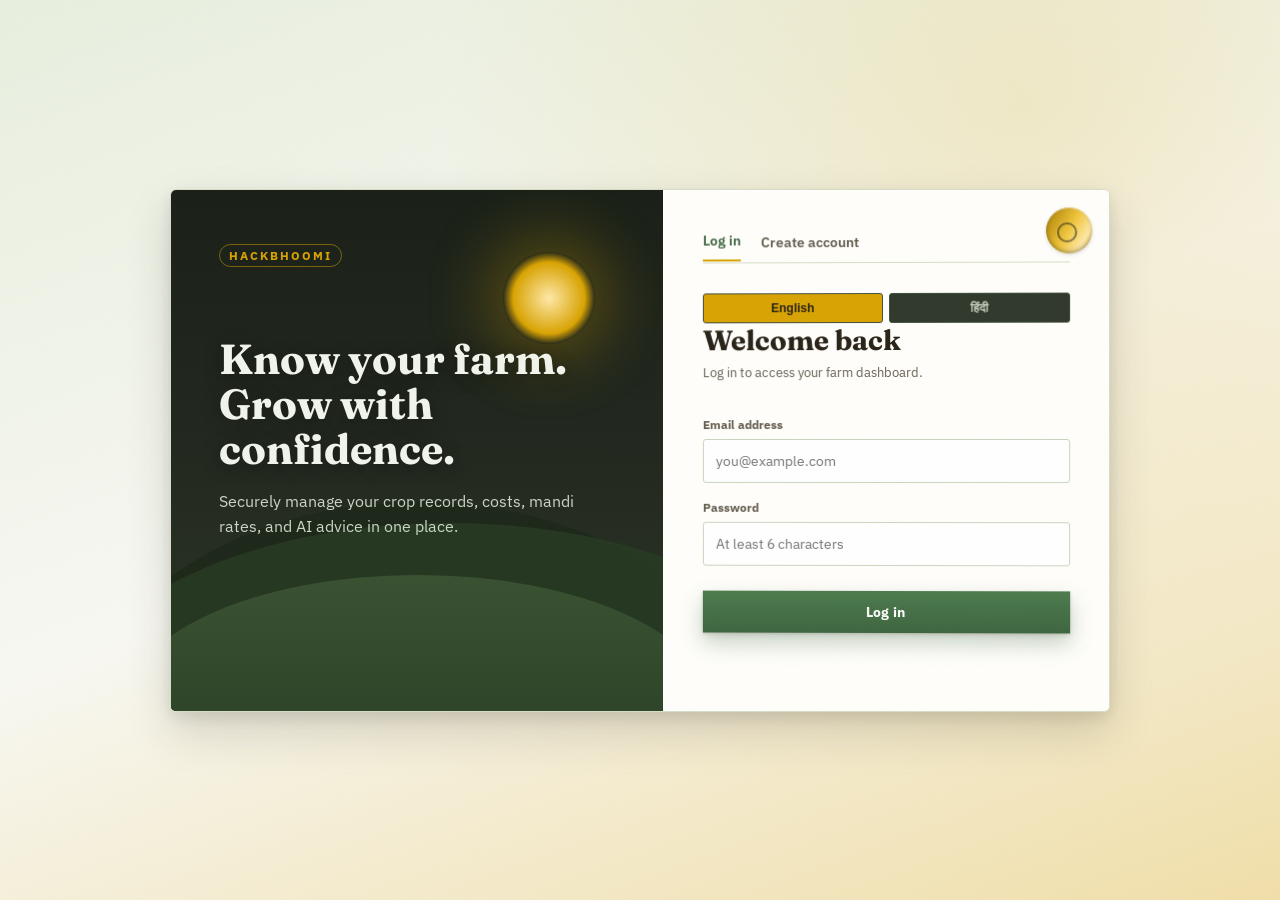
<file: templates/auth.html>
<!DOCTYPE html>
<html lang="en">
<head>
    <meta charset="UTF-8">
    <meta name="viewport" content="width=device-width, initial-scale=1.0">
    <title data-en="HackBhoomi - Sign in" data-hi="हैकभूमि - साइन इन">HackBhoomi - Sign in</title>
    <link rel="preconnect" href="https://fonts.googleapis.com">
    <link rel="preconnect" href="https://fonts.gstatic.com" crossorigin>
    <link href="https://fonts.googleapis.com/css2?family=Fraunces:opsz,wght@9..144,600;9..144,700&family=IBM+Plex+Sans:wght@400;500;600;700&display=swap" rel="stylesheet">
    <link rel="stylesheet" href="/static/style.css">
</head>
<body class="auth-page">
    <main class="auth-shell">
        <section class="auth-intro">
            <div class="auth-scene" aria-hidden="true">
                <div class="scene-sun"></div>
                <div class="scene-hill scene-hill-1"></div>
                <div class="scene-hill scene-hill-2"></div>
                <div class="scene-hill scene-hill-3"></div>
                <span class="scene-leaf"></span>
                <span class="scene-leaf"></span>
                <span class="scene-leaf"></span>
                <span class="scene-leaf"></span>
                <span class="scene-leaf"></span>
            </div>
            <p class="auth-kicker">HACKBHOOMI</p>
            <h1 data-en="Know your farm. Grow with confidence." data-hi="अपने खेत को जानें। भरोसे के साथ बढ़ें।">Know your farm. Grow with confidence.</h1>
            <p data-en="Securely manage your crop records, costs, mandi rates, and AI advice in one place." data-hi="अपने फसल रिकॉर्ड, लागत, मंडी भाव और एआई सलाह को एक जगह सुरक्षित संभालें।">Securely manage your crop records, costs, mandi rates, and AI advice in one place.</p>
        </section>
        <section class="auth-card">
            <div class="auth-tabs">
                <button id="login-tab" class="auth-tab active" type="button" onclick="setAuthMode('login')" data-en="Log in" data-hi="लॉग इन">Log in</button>
                <button id="register-tab" class="auth-tab" type="button" onclick="setAuthMode('register')" data-en="Create account" data-hi="खाता बनाएं">Create account</button>
            </div>
            <div class="lang-switch">
                <button id="auth-btn-en" class="btn-lang active" type="button" onclick="setAuthLanguage('en')">English</button>
                <button id="auth-btn-hi" class="btn-lang" type="button" onclick="setAuthLanguage('hi')">हिंदी</button>
            </div>
            <h2 id="auth-title" data-en="Welcome back" data-hi="वापसी पर स्वागत है">Welcome back</h2>
            <p id="auth-subtitle" class="auth-subtitle" data-en="Log in to access your farm dashboard." data-hi="अपने खेत डैशबोर्ड तक पहुंचने के लिए लॉग इन करें।">Log in to access your farm dashboard.</p>
            <form id="auth-form" onsubmit="submitAuth(event)">
                <div id="register-fields" class="register-fields hidden">
                    <label for="auth-name" data-en="Farmer name" data-hi="किसान का नाम">Farmer name</label>
                    <input id="auth-name" type="text" autocomplete="name" data-placeholder-en="Your name" data-placeholder-hi="अपना नाम" placeholder="Your name">
                    <div class="auth-location-grid">
                        <div><label for="auth-latitude" data-en="Farm latitude" data-hi="खेत अक्षांश">Farm latitude</label><input id="auth-latitude" type="number" step="any" min="6" max="37.5" data-placeholder-en="Use GPS location" data-placeholder-hi="GPS स्थान उपयोग करें" placeholder="Use GPS location"></div>
                        <div><label for="auth-longitude" data-en="Farm longitude" data-hi="खेत देशांतर">Farm longitude</label><input id="auth-longitude" type="number" step="any" min="68" max="98" data-placeholder-en="Use GPS location" data-placeholder-hi="GPS स्थान उपयोग करें" placeholder="Use GPS location"></div>
                    </div>
                    <button class="btn-secondary" type="button" onclick="useSignupLocation()" data-en="Use my current location" data-hi="मेरा वर्तमान स्थान उपयोग करें">Use my current location</button>
                </div>
                <label for="auth-email" data-en="Email address" data-hi="ईमेल पता">Email address</label>
                <input id="auth-email" type="email" autocomplete="email" required data-placeholder-en="you@example.com" data-placeholder-hi="you@example.com" placeholder="you@example.com">
                <label for="auth-password" data-en="Password" data-hi="पासवर्ड">Password</label>
                <input id="auth-password" type="password" autocomplete="current-password" minlength="6" required data-placeholder-en="At least 6 characters" data-placeholder-hi="कम से कम 6 अक्षर" placeholder="At least 6 characters">
                <button id="auth-submit" class="auth-submit" type="submit" data-en="Log in" data-hi="लॉग इन">Log in</button>
            </form>
            <p id="auth-message" class="auth-message" role="status"></p>
        </section>
    </main>
    <script>
        let authMode = 'login';
        let authLang = localStorage.getItem('hackbhoomi-language') || 'en';
        const authCopy = {
            en: { loginTitle: 'Welcome back', registerTitle: 'Create your account', loginSubtitle: 'Log in to access your farm dashboard.', registerSubtitle: 'Your crop records will be saved to your Supabase account.', loginAction: 'Log in', registerAction: 'Create account', wait: 'Please wait...', checkEmail: 'Check your email to continue.' },
            hi: { loginTitle: 'वापसी पर स्वागत है', registerTitle: 'अपना खाता बनाएं', loginSubtitle: 'अपने खेत डैशबोर्ड तक पहुंचने के लिए लॉग इन करें।', registerSubtitle: 'आपके फसल रिकॉर्ड आपके Supabase खाते में सुरक्षित होंगे।', loginAction: 'लॉग इन', registerAction: 'खाता बनाएं', wait: 'कृपया प्रतीक्षा करें...', checkEmail: 'जारी रखने के लिए अपना ईमेल देखें।' }
        };
        function setAuthLanguage(lang) {
            authLang = lang;
            localStorage.setItem('hackbhoomi-language', lang);
            document.documentElement.lang = lang;
            document.querySelectorAll('[data-en]').forEach(el => { const value = el.getAttribute(`data-${lang}`); if (value) el.textContent = value; });
            document.querySelectorAll('[data-placeholder-en]').forEach(el => { el.placeholder = el.getAttribute(`data-placeholder-${lang}`) || el.placeholder; });
            document.getElementById('auth-btn-en').classList.toggle('active', lang === 'en');
            document.getElementById('auth-btn-hi').classList.toggle('active', lang === 'hi');
            setAuthMode(authMode);
        }
        function setAuthMode(mode) {
            authMode = mode;
            document.getElementById('login-tab').classList.toggle('active', mode === 'login');
            document.getElementById('register-tab').classList.toggle('active', mode === 'register');
            document.getElementById('auth-title').innerText = mode === 'login' ? authCopy[authLang].loginTitle : authCopy[authLang].registerTitle;
            document.getElementById('auth-subtitle').innerText = mode === 'login' ? authCopy[authLang].loginSubtitle : authCopy[authLang].registerSubtitle;
            document.getElementById('auth-submit').innerText = mode === 'login' ? authCopy[authLang].loginAction : authCopy[authLang].registerAction;
            document.getElementById('auth-password').autocomplete = mode === 'login' ? 'current-password' : 'new-password';
            document.getElementById('register-fields').classList.toggle('hidden', mode !== 'register');
            document.getElementById('auth-name').required = mode === 'register';
            document.getElementById('auth-latitude').required = mode === 'register';
            document.getElementById('auth-longitude').required = mode === 'register';
            document.getElementById('auth-message').innerText = '';
        }
        async function submitAuth(event) {
            event.preventDefault();
            const button = document.getElementById('auth-submit');
            const message = document.getElementById('auth-message');
            button.disabled = true;
            message.className = 'auth-message';
            message.innerText = authCopy[authLang].wait;
            try {
                const response = await fetch(`/api/auth/${authMode}`, {
                    method: 'POST',
                    headers: { 'Content-Type': 'application/json' },
                    body: JSON.stringify({
                        email: document.getElementById('auth-email').value,
                        password: document.getElementById('auth-password').value,
                        full_name: document.getElementById('auth-name').value,
                        latitude: document.getElementById('auth-latitude').value,
                        longitude: document.getElementById('auth-longitude').value
                    })
                });
                const data = await response.json();
                if (!response.ok) throw new Error(data.error || 'Authentication failed.');
                if (data.success) {
                    window.location.href = '/';
                    return;
                }
                message.className = 'auth-message success';
                message.innerText = data.message || authCopy[authLang].checkEmail;
            } catch (error) {
                message.className = 'auth-message error';
                message.innerText = error.message;
            } finally {
                button.disabled = false;
            }
        }
        setAuthLanguage(authLang);
        function useSignupLocation() {
            if (!navigator.geolocation) return;
            navigator.geolocation.getCurrentPosition(position => {
                document.getElementById('auth-latitude').value = position.coords.latitude.toFixed(6);
                document.getElementById('auth-longitude').value = position.coords.longitude.toFixed(6);
            });
        }
    </script>
</body>
</html>
</file>
<file: static/style.css>
:root {
    --bg-field: #EFF3E6;
    --text-loam: #2B2418;
    --text-muted: #665F50;
    --turmeric: #D9A404;
    --turmeric-dark: #A67C00;
    --leaf-green: #3F6640;
    --leaf-light: #4E7C4F;
    --risk-red: #B0472B;
    --card-surface: #F9FAF6;
    --border-ledger: #D6DEC6;
    --font-serif: 'Fraunces', Georgia, serif;
    --font-sans: 'IBM Plex Sans', -apple-system, BlinkMacSystemFont, sans-serif;
}

* { 
    box-sizing: border-box; 
    margin: 0; 
    padding: 0; 
}

body {
    background-color: var(--bg-field);
    color: var(--text-loam);
    font-family: var(--font-sans);
    display: flex;
    min-height: 100vh;
}

.sidebar {
    width: 280px;
    background-color: #242A20;
    color: #F1F4EB;
    padding: 24px 18px;
    display: flex;
    flex-direction: column;
    flex-shrink: 0;
}

.brand .logo {
    font-family: var(--font-serif);
    letter-spacing: 2px;
    font-size: 24px;
    color: var(--turmeric);
}

.brand .tagline {
    font-size: 11px;
    color: #9BAA95;
    margin-top: 4px;
    text-transform: uppercase;
}

.nav-menu {
    margin-top: 24px;
    display: flex;
    flex-direction: column;
    gap: 8px;
}

.nav-item {
    background: transparent;
    border: none;
    color: #D3DFCE;
    padding: 12px 14px;
    font-size: 13.5px;
    font-family: var(--font-sans);
    font-weight: 500;
    text-align: left;
    cursor: pointer;
    border-radius: 4px;
    display: flex;
    align-items: center;
    gap: 10px;
    transition: all 0.2s;
}

.nav-item:hover, .nav-item.active {
    background-color: var(--leaf-green);
    color: #FFFFFF;
}

.sidebar-footer {
    display: flex;
    flex-direction: column;
    gap: 14px;
    border-top: 1px solid #384232;
    padding-top: 16px;
    margin-top: auto;
}

.lang-switch { display: flex; gap: 6px; }

.btn-lang {
    flex: 1;
    background: #313A2C;
    border: 1px solid #434F3D;
    color: #CBD6C6;
    padding: 7px;
    font-size: 12px;
    cursor: pointer;
    border-radius: 3px;
    font-weight: 600;
}

.btn-lang.active {
    background: var(--turmeric);
    color: #2B2418;
}

.farmer-profile {
    font-size: 12px;
    color: #BAC7B5;
    display: flex;
    align-items: center;
    gap: 8px;
}

.status-indicator {
    width: 8px;
    height: 8px;
    background-color: #55B358;
    border-radius: 50%;
}

.main-content {
    flex: 1;
    padding: 32px 40px;
    overflow-y: auto;
}

.top-header {
    display: flex;
    justify-content: space-between;
    align-items: flex-end;
    border-bottom: 2px solid var(--border-ledger);
    padding-bottom: 16px;
}

.page-title {
    font-family: var(--font-serif);
    font-size: 27px;
    color: var(--text-loam);
}

.subtitle {
    font-size: 13px;
    color: var(--text-muted);
    margin-top: 4px;
}

.btn-quick-demo {
    background: #FFFFFF;
    border: 1px solid var(--turmeric);
    color: var(--turmeric-dark);
    padding: 8px 16px;
    font-weight: 600;
    font-size: 13px;
    border-radius: 4px;
    cursor: pointer;
}

.ledger-stat-strip {
    display: grid;
    grid-template-columns: repeat(4, 1fr);
    background: #E4ECDB;
    border: 1px solid var(--border-ledger);
    margin: 24px 0;
}

.stat-cell { padding: 16px 20px; }
.border-mid { border-left: 1px solid var(--border-ledger); }

.stat-label {
    display: block;
    font-size: 11px;
    font-weight: 700;
    letter-spacing: 0.5px;
    color: var(--text-muted);
}

.stat-value {
    display: block;
    font-family: var(--font-serif);
    font-size: 26px;
    font-weight: 700;
    margin-top: 4px;
}

.stat-value small {
    font-family: var(--font-sans);
    font-size: 13px;
    font-weight: 600;
    color: var(--text-muted);
}

.text-risk { color: var(--risk-red) !important; }
.text-turmeric { color: var(--turmeric-dark) !important; }
.text-green { color: var(--leaf-green) !important; }

.tab-panel { display: none; }
.tab-panel.active { display: block; }

.section-bar {
    display: flex;
    justify-content: space-between;
    align-items: center;
    margin-bottom: 16px;
}

.section-bar h3 { font-family: var(--font-serif); font-size: 19px; }

.badge-count {
    background: #DEE6D5;
    padding: 4px 10px;
    font-size: 12px;
    font-weight: 600;
    border-radius: 12px;
}

.form-container {
    background: var(--card-surface);
    border: 1px solid var(--border-ledger);
    padding: 24px;
    max-width: 920px;
}

.weather-panel { max-width: 1100px; }
.weather-source { color: var(--leaf-green); font-size: 12px; font-weight: 700; }
.weather-location-form { display: grid; grid-template-columns: auto auto; justify-content: start; gap: 8px; align-items: center; margin-bottom: 10px; }
.weather-location-form label { color: var(--text-muted); font-size: 12px; font-weight: 700; }
.weather-location-form input { border: 1px solid #CBD5BE; padding: 9px 10px; font: 13px var(--font-sans); min-width: 0; }
.weather-status { color: var(--text-muted); font-size: 12px; min-height: 18px; margin: 10px 0 14px; }
.weather-alerts { display: grid; gap: 7px; margin-bottom: 12px; }
.weather-alert { border-left: 4px solid var(--turmeric); background: #FFF7D9; color: var(--text-loam); padding: 9px 11px; font-size: 12px; }
.weather-alert.high { border-left-color: var(--risk-red); background: #FBE9E4; }
.weather-alert.clear { border-left-color: var(--leaf-green); background: #E8F2E3; }
.weather-action-box { display: flex; justify-content: space-between; gap: 16px; align-items: center; margin: 16px 0; padding: 14px; border: 1px solid var(--border-ledger); background: #F7F4E8; }
.weather-action-box .weather-status { margin: 4px 0 0; }
.weather-action-box button:disabled { opacity: 0.6; cursor: wait; }
.weather-metrics-grid { display: grid; grid-template-columns: repeat(3, 1fr); gap: 10px; }
.weather-metric { background: #EEF3E7; border: 1px solid var(--border-ledger); padding: 14px; min-height: 98px; display: grid; grid-template-columns: auto 1fr; column-gap: 9px; align-items: center; }
.weather-metric-icon { font-size: 20px; grid-row: span 2; }
.weather-metric-label { color: var(--text-muted); font-size: 11px; font-weight: 700; }
.weather-metric strong { font-family: var(--font-serif); font-size: 20px; }
.weather-forecast-section { margin-top: 24px; }
.weather-forecast-section h4 { font-family: var(--font-serif); margin-bottom: 10px; }
.crop-registration-mode { display: grid; grid-template-columns: 1fr 1fr; gap: 12px; margin-bottom: 18px; }
.crop-mode-option { display: flex; align-items: center; gap: 10px; padding: 14px; border: 1px solid var(--border-ledger); background: #F7F4E8; font-weight: 700; cursor: pointer; }
.crop-mode-option input { accent-color: var(--leaf-green); }

.form-header {
    display: flex;
    justify-content: space-between;
    align-items: center;
    margin-bottom: 20px;
}

.form-grid { display: grid; grid-template-columns: 1fr 1fr; gap: 16px; }

.form-group {
    display: flex;
    flex-direction: column;
    gap: 6px;
    margin-bottom: 14px;
}

.label-with-unit {
    display: flex;
    justify-content: space-between;
    align-items: center;
}

.unit-selector {
    padding: 2px 6px;
    font-size: 12px;
    border: 1px solid #CBD5BE;
    background: #FFFFFF;
}

.form-group input, .form-group select {
    padding: 10px 12px;
    font-size: 14px;
    border: 1px solid #CBD5BE;
    background: #FFFFFF;
    font-family: var(--font-sans);
    border-radius: 3px;
}

.cost-module {
    margin: 18px 0;
    background: #F3F7EE;
    border: 1px solid var(--border-ledger);
    padding: 16px;
    border-radius: 4px;
}

.cost-header {
    display: flex;
    justify-content: space-between;
    align-items: center;
    margin-bottom: 12px;
}

.btn-text-action {
    background: transparent;
    border: none;
    color: var(--leaf-green);
    font-weight: 700;
    font-size: 12.5px;
    cursor: pointer;
}

.cost-grid {
    display: grid;
    grid-template-columns: repeat(3, 1fr);
    gap: 12px;
}

.cost-item label {
    font-size: 11px;
    font-weight: 600;
    color: var(--text-muted);
    display: block;
    margin-bottom: 4px;
}

.cost-item input {
    width: 100%;
    padding: 8px 10px;
    font-size: 13px;
    border: 1px solid #CBD5BE;
    background: #FFFFFF;
}

.btn-primary-action {
    background-color: var(--leaf-green);
    color: #FFFFFF;
    border: none;
    padding: 14px 24px;
    font-size: 15px;
    font-weight: 600;
    cursor: pointer;
    border-radius: 4px;
    margin-top: 12px;
    width: 100%;
}

.btn-primary-action:hover { background-color: var(--leaf-light); }

.btn-secondary {
    background: #FFFFFF;
    border: 1px solid var(--border-ledger);
    padding: 8px 14px;
    cursor: pointer;
    font-weight: 600;
}

/* Pre-Cost Results Card */
.calc-results-card {
    background: #FFFFFF;
    border: 2px solid var(--leaf-green);
    border-radius: 6px;
    padding: 20px;
    margin-top: 20px;
}

.calc-results-title {
    font-family: var(--font-serif);
    font-size: 17px;
    color: var(--leaf-green);
    margin-bottom: 16px;
}

.calc-stat-grid {
    display: grid;
    grid-template-columns: repeat(3, 1fr);
    gap: 14px;
}

.res-box {
    background: #FAFBF7;
    border: 1px solid var(--border-ledger);
    padding: 12px 14px;
    border-radius: 4px;
}

.res-box.highlight-profit {
    background: #F3F9EE;
    border-color: var(--leaf-green);
}

.res-lbl {
    font-size: 11px;
    font-weight: 700;
    color: var(--text-muted);
    text-transform: uppercase;
    display: block;
}

.res-val {
    font-family: var(--font-serif);
    font-size: 20px;
    font-weight: 700;
    margin-top: 4px;
    display: block;
}

.res-val small {
    font-size: 11px;
    font-family: var(--font-sans);
    color: var(--text-muted);
}

/* Mandi Badges & Table */
.mandi-filter-bar {
    display: grid;
    grid-template-columns: 2fr 1.5fr 2fr auto;
    gap: 12px;
    margin-bottom: 16px;
}

.mandi-filter-bar input, .mandi-filter-bar select {
    padding: 9px 12px;
    border: 1px solid var(--border-ledger);
    background: #FFFFFF;
    font-size: 13px;
}

.mandi-alert {
    padding: 10px 14px;
    font-size: 12.5px;
    font-weight: 600;
    margin-bottom: 12px;
    border-radius: 4px;
}

.mandi-alert.live { background: #EAF7EC; color: #2D6B30; border: 1px solid #B8E4BC; }
.mandi-alert.fallback { background: #FFF9E6; color: #8A6800; border: 1px solid #F5E09E; }
.mandi-alert.hidden { display: none; }

.badge-live {
    background: #DEF7EC;
    color: #03543F;
    padding: 3px 8px;
    font-size: 11px;
    font-weight: 700;
    border-radius: 4px;
}

.badge-latest {
    background: #F3F4F6;
    color: #374151;
    padding: 3px 8px;
    font-size: 11px;
    font-weight: 600;
    border-radius: 4px;
}

.mandi-table {
    width: 100%;
    border-collapse: collapse;
    background: var(--card-surface);
    border: 1px solid var(--border-ledger);
}

.mandi-table th {
    background: #E5EDE0;
    text-align: left;
    padding: 12px 14px;
    font-size: 12px;
    font-weight: 700;
    color: var(--text-muted);
    border-bottom: 1px solid var(--border-ledger);
}

.mandi-table td {
    padding: 12px 14px;
    font-size: 13px;
    border-bottom: 1px solid var(--border-ledger);
}

/* Batches & History */
.batch-cards-grid { display: flex; flex-direction: column; gap: 16px; }

.batch-card {
    background: var(--card-surface);
    border: 1px solid var(--border-ledger);
    border-left: 8px solid #55B358;
    padding: 18px 20px;
    display: grid;
    grid-template-columns: 220px 140px 160px 1fr auto;
    align-items: center;
    gap: 16px;
}

.batch-card.risk-high { border-left-color: var(--risk-red); background: #FFF8F6; }
.batch-card.risk-medium { border-left-color: var(--turmeric); }

.batch-card .crop-title {
    font-family: var(--font-serif);
    font-size: 18px;
    font-weight: 700;
}

.batch-card .detail-lbl {
    font-size: 10.5px;
    text-transform: uppercase;
    color: var(--text-muted);
    display: block;
    font-weight: 600;
}

.batch-card .detail-val { font-weight: 600; font-size: 14.5px; }

.batch-advisory {
    background: #F1F6EC;
    padding: 10px 14px;
    border-radius: 4px;
    font-size: 12.5px;
    line-height: 1.45;
    border: 1px dashed var(--border-ledger);
}

.batch-card .stored-next-crop {
    grid-column: 1 / -1;
}

.history-cards-grid { display: flex; flex-direction: column; gap: 20px; }

.history-card {
    background: var(--card-surface);
    border: 1px solid var(--border-ledger);
    border-left: 8px solid var(--leaf-green);
    padding: 20px;
}

.history-card-header {
    display: flex;
    justify-content: space-between;
    align-items: baseline;
    border-bottom: 1px solid var(--border-ledger);
    padding-bottom: 12px;
    margin-bottom: 14px;
}

.history-card-header h4 { font-family: var(--font-serif); font-size: 20px; }

.history-financial-grid {
    display: grid;
    grid-template-columns: repeat(4, 1fr);
    gap: 12px;
    background: #F4F8EE;
    padding: 14px;
    border: 1px solid var(--border-ledger);
    margin-bottom: 14px;
}

.next-crop-container {
    background: #FFFFFF;
    border: 1px dashed var(--turmeric);
    padding: 14px 16px;
    border-radius: 4px;
}

.next-crop-title {
    font-size: 13px;
    font-weight: 700;
    color: var(--turmeric-dark);
    margin-bottom: 8px;
}

.next-crop-items {
    display: grid;
    grid-template-columns: 1fr 1fr;
    gap: 12px;
}

.crop-plan-item {
    background: #FFFDF7;
    border: 1px solid #F0E2BD;
    padding: 10px 12px;
    border-radius: 4px;
    font-size: 12.5px;
}

/* Image Preview */
.image-preview-wrapper {
    margin-top: 10px;
    display: flex;
    align-items: center;
    gap: 16px;
    background: #FFFFFF;
    border: 1px solid var(--border-ledger);
    padding: 12px;
}

.image-preview-wrapper.hidden { display: none; }

.image-preview-wrapper img {
    height: 90px;
    width: 120px;
    object-fit: cover;
    border: 1px solid #DEE6D5;
}

.preview-actions { display: flex; flex-direction: column; gap: 8px; }

.btn-small-danger {
    background: #FFF1EE;
    border: 1px solid var(--risk-red);
    color: var(--risk-red);
    padding: 6px 12px;
    font-size: 12px;
    cursor: pointer;
    font-weight: 600;
}

.btn-small-neutral {
    background: #F4F6F1;
    border: 1px solid var(--border-ledger);
    color: var(--text-loam);
    padding: 6px 12px;
    font-size: 12px;
    cursor: pointer;
    font-weight: 600;
}

/* Assistant Panel & Floating Drawer */
.assistant-bubble {
    position: fixed;
    bottom: 24px;
    right: 28px;
    background: #242A20;
    color: var(--turmeric);
    border: 2px solid var(--turmeric);
    padding: 12px 18px;
    border-radius: 30px;
    cursor: pointer;
    font-weight: 700;
    font-size: 14px;
    box-shadow: 0 4px 14px rgba(0,0,0,0.15);
    z-index: 999;
}

.assistant-panel {
    position: fixed;
    bottom: 80px;
    right: 28px;
    width: 420px;
    height: 560px;
    background: #FFFFFF;
    border: 1px solid var(--border-ledger);
    border-radius: 8px;
    box-shadow: 0 8px 24px rgba(0,0,0,0.18);
    display: none;
    flex-direction: column;
    z-index: 1000;
}

.assistant-panel.open { display: flex; }

.assistant-header {
    background: #242A20;
    color: #FFFFFF;
    padding: 12px 16px;
    display: flex;
    justify-content: space-between;
    align-items: center;
}

.assistant-head-actions { display: flex; align-items: center; gap: 8px; }

.btn-chat-toggle {
    background: #364230;
    color: #FFFFFF;
    border: 1px solid #5A6D52;
    padding: 4px 8px;
    font-size: 11px;
    font-weight: 700;
    cursor: pointer;
    border-radius: 4px;
}

.btn-head-voice {
    background: #364230;
    color: var(--turmeric);
    border: 1px solid var(--turmeric);
    padding: 4px 8px;
    font-size: 11px;
    font-weight: 700;
    cursor: pointer;
    border-radius: 4px;
}

.btn-head-voice.active { background: var(--turmeric); color: #2B2418; }

.btn-close-assistant {
    background: transparent;
    border: none;
    color: #FFFFFF;
    font-size: 16px;
    cursor: pointer;
}

.assistant-chat-body {
    flex: 1;
    padding: 14px;
    overflow-y: auto;
    display: flex;
    flex-direction: column;
    gap: 10px;
    background: #FAFBF8;
}

.bot-msg {
    background: #EEF4E8;
    padding: 10px 12px;
    border-radius: 6px;
    font-size: 12.5px;
    line-height: 1.45;
    border: 1px solid #DEE6D5;
}

.user-msg {
    background: #242A20;
    color: #FFFFFF;
    padding: 8px 12px;
    border-radius: 6px;
    font-size: 12.5px;
    align-self: flex-end;
    max-width: 85%;
}

.chat-media-preview {
    display: flex;
    align-items: center;
    gap: 10px;
    padding: 6px 12px;
    background: #F0F4EC;
    border-top: 1px solid var(--border-ledger);
    font-size: 12px;
}

.chat-media-preview.hidden { display: none; }

.chat-media-preview img {
    width: 32px;
    height: 32px;
    object-fit: cover;
    border-radius: 3px;
}

.btn-remove-chat-media {
    background: transparent;
    border: none;
    color: var(--risk-red);
    cursor: pointer;
    font-size: 14px;
    margin-left: auto;
}

.assistant-input-area {
    display: flex;
    align-items: center;
    border-top: 1px solid var(--border-ledger);
    padding: 8px;
    background: #FFFFFF;
    gap: 6px;
}

.btn-chat-icon {
    background: #F4F6F1;
    border: 1px solid #CBD5BE;
    padding: 6px 8px;
    font-size: 14px;
    cursor: pointer;
    border-radius: 3px;
}

.assistant-input-area input {
    flex: 1;
    border: 1px solid #CBD5BE;
    padding: 8px;
    font-size: 13px;
}

.btn-send-assistant {
    background: var(--leaf-green);
    color: #FFFFFF;
    border: none;
    padding: 8px 14px;
    cursor: pointer;
    font-size: 14px;
}

.toast-container {
    position: fixed;
    top: 20px;
    right: 20px;
    z-index: 2000;
    display: flex;
    flex-direction: column;
    gap: 8px;
    pointer-events: none;
}

.toast {
    background: #242A20;
    color: #FFFFFF;
    padding: 12px 18px;
    border-radius: 4px;
    font-size: 13px;
    border-left: 5px solid var(--turmeric);
    pointer-events: auto;
}

.toast.error { border-left-color: var(--risk-red); }
.toast.success { border-left-color: var(--leaf-green); }

.auth-page {
    min-height: 100vh;
    align-items: center;
    justify-content: center;
    padding: 32px 20px;
    background: linear-gradient(135deg, #e8efdf 0%, #f8f8f2 54%, #f1dfaa 100%);
}

.auth-shell {
    width: min(940px, 100%);
    display: grid;
    grid-template-columns: 1.05fr 0.95fr;
    background: #ffffff;
    border: 1px solid var(--border-ledger);
    box-shadow: 0 18px 45px rgba(43, 36, 24, 0.14);
}

.auth-intro {
    padding: 54px 48px;
    background: #242a20;
    color: #f1f4eb;
}

.auth-kicker {
    color: var(--turmeric);
    font-size: 12px;
    font-weight: 700;
    letter-spacing: 2px;
}

.auth-intro h1 {
    margin: 70px 0 16px;
    font-family: var(--font-serif);
    font-size: 42px;
    line-height: 1.08;
}

.auth-intro > p:last-child { color: #cbd6c6; line-height: 1.6; max-width: 360px; }

.auth-card { padding: 42px 40px; }
.auth-tabs { display: flex; gap: 20px; border-bottom: 1px solid var(--border-ledger); margin-bottom: 30px; }
.auth-tab { background: none; border: none; color: var(--text-muted); padding: 0 0 10px; font: 600 14px var(--font-sans); cursor: pointer; }
.auth-tab.active { color: var(--leaf-green); border-bottom: 2px solid var(--turmeric); }
.auth-card h2 { font-family: var(--font-serif); font-size: 28px; }
.auth-subtitle { color: var(--text-muted); font-size: 13px; margin: 7px 0 26px; }
#auth-form { display: flex; flex-direction: column; gap: 7px; }
#auth-form label { color: var(--text-muted); font-size: 12px; font-weight: 700; margin-top: 10px; }
#auth-form input { border: 1px solid #cbd5be; padding: 12px; font: 14px var(--font-sans); }
.auth-submit { margin-top: 18px; padding: 12px; border: 0; background: var(--leaf-green); color: white; font: 700 14px var(--font-sans); cursor: pointer; }
.auth-submit:disabled { opacity: 0.6; cursor: wait; }
.auth-message { min-height: 20px; margin-top: 16px; color: var(--text-muted); font-size: 13px; line-height: 1.4; }
.auth-message.error { color: var(--risk-red); }
.auth-message.success { color: var(--leaf-green); }
.btn-logout { margin-left: auto; background: transparent; border: 1px solid #71806b; color: #d3dfce; padding: 4px 7px; font-size: 11px; cursor: pointer; }
.btn-profile { background: transparent; border: 1px solid #71806b; color: #d3dfce; padding: 4px 7px; font-size: 11px; cursor: pointer; }
.btn-delete-data { background: transparent; border: 1px solid #8f5548; color: #e9a091; padding: 6px 8px; font-size: 11px; cursor: pointer; text-align: left; }
.admin-link { text-decoration: none; }

/* Admin operations view */
.admin-page { background: #e8eee1; }
.admin-sidebar { background: #1f2920; }
.admin-rail-note { margin: 78px 8px 24px; padding: 18px 0; border-top: 1px solid #465442; border-bottom: 1px solid #465442; }
.admin-rail-kicker, .eyebrow { color: var(--turmeric-dark); font-size: 10px; font-weight: 700; letter-spacing: 1.35px; }
.admin-rail-kicker { color: var(--turmeric); }
.admin-rail-note strong { display: block; color: #f5f5e9; font: 700 23px/1.08 var(--font-serif); margin: 12px 0; }
.admin-rail-note p { color: #aab9a5; font-size: 12px; line-height: 1.55; }
.admin-nav { display: grid; gap: 7px; }
.admin-nav .nav-item { text-decoration: none; }
.admin-refresh-link, .admin-logout { background: transparent; border: 0; color: #cbd6c6; font: 600 12px var(--font-sans); text-align: left; cursor: pointer; padding: 5px 8px; }
.admin-refresh-link:hover, .admin-logout:hover { color: var(--turmeric); }
.admin-main { max-width: 1580px; width: 100%; padding: 38px 48px 56px; }
.admin-header { display: flex; justify-content: space-between; align-items: end; gap: 24px; padding-bottom: 25px; border-bottom: 1px solid var(--border-ledger); }
.admin-header .page-title { font-size: 38px; margin-top: 8px; }
.admin-header-meta { display: grid; gap: 8px; justify-items: end; color: var(--text-muted); font-size: 11px; }
.admin-live-dot { display: flex; align-items: center; gap: 7px; color: var(--leaf-green); font-weight: 700; }
.admin-live-dot i { width: 8px; height: 8px; border-radius: 50%; background: #4eae58; box-shadow: 0 0 0 5px rgba(78,174,88,.13); }
.admin-kpi-grid { display: grid; grid-template-columns: repeat(4, 1fr); gap: 13px; margin: 24px 0 13px; }
.admin-kpi { min-height: 142px; padding: 19px 20px; border: 1px solid rgba(43,36,24,.1); box-shadow: var(--shadow-soft); position: relative; overflow: hidden; }
.admin-kpi::after { content: ""; position: absolute; width: 120px; height: 120px; border: 1px solid rgba(255,255,255,.2); border-radius: 50%; right: -48px; bottom: -64px; }
.admin-kpi span, .admin-kpi small { display: block; font-size: 11px; font-weight: 700; text-transform: uppercase; letter-spacing: .7px; }
.admin-kpi strong { display: block; font: 700 36px var(--font-serif); margin: 18px 0 3px; }
.admin-kpi small { color: inherit; opacity: .72; text-transform: none; letter-spacing: 0; font-weight: 500; }
.kpi-forest { background: #36573b; color: #f3f7ea; }
.kpi-gold { background: #ddb12b; color: #2b2418; }
.kpi-sage { background: #dfe9d2; color: #2b422d; }
.kpi-ink { background: #2f352c; color: #f3f7ea; }
.admin-insight-strip { display: grid; grid-template-columns: repeat(4, 1fr); border: 1px solid var(--border-ledger); background: #f8faf5; }
.admin-insight-strip > div { padding: 14px 18px; border-right: 1px solid var(--border-ledger); }
.admin-insight-strip > div:last-child { border-right: 0; }
.admin-strip-label { display: block; color: var(--text-muted); font-size: 10px; font-weight: 700; text-transform: uppercase; letter-spacing: .7px; }
.admin-insight-strip strong { display: block; color: var(--text-loam); font: 700 21px var(--font-serif); margin-top: 5px; }
.admin-analysis-grid { display: grid; grid-template-columns: 1.2fr 1fr .8fr; gap: 13px; margin-top: 24px; }
.admin-content-grid { display: grid; grid-template-columns: 1.45fr .85fr; gap: 13px; margin-top: 13px; }
.analysis-panel { background: #f8faf5; border: 1px solid var(--border-ledger); padding: 20px; min-width: 0; box-shadow: var(--shadow-soft); }
.analysis-panel-head { display: flex; justify-content: space-between; gap: 12px; align-items: start; margin-bottom: 22px; }
.analysis-panel h3 { font: 700 22px var(--font-serif); margin-top: 6px; }
.panel-note { color: var(--text-muted); font-size: 11px; }
.bar-chart { display: grid; gap: 15px; }
.bar-row { display: grid; gap: 6px; }
.bar-label { display: flex; justify-content: space-between; gap: 12px; color: var(--text-muted); font-size: 12px; }
.bar-label b { color: var(--text-loam); }
.bar-track { height: 8px; background: #e4ebdf; overflow: hidden; }
.bar-fill { display: block; height: 100%; background: var(--leaf-green); animation: grow-bar .7s ease both; transform-origin: left; }
.bar-fill.state { background: var(--turmeric); }
.risk-chart { display: grid; gap: 13px; }
.risk-row { display: flex; justify-content: space-between; align-items: center; padding-bottom: 12px; border-bottom: 1px solid var(--border-ledger); font-size: 13px; }
.risk-key { display: flex; align-items: center; gap: 9px; color: var(--text-muted); }
.risk-dot { width: 10px; height: 10px; border-radius: 50%; display: inline-block; }
.risk-dot.risk-high { background: var(--risk-red); }
.risk-dot.risk-medium { background: var(--turmeric); }
.risk-dot.risk-low { background: var(--leaf-green); }
.risk-dot.risk-na { background: #9ba696; }
.table-head { align-items: center; }
.admin-filter { width: 210px; border: 1px solid var(--border-ledger); padding: 9px 11px; font: 12px var(--font-sans); background: #fff; }
.admin-table-wrap { overflow-x: auto; }
.admin-table { width: 100%; border-collapse: collapse; min-width: 690px; }
.admin-table th { color: var(--text-muted); font-size: 10px; letter-spacing: .7px; text-transform: uppercase; text-align: left; padding: 0 10px 11px; border-bottom: 1px solid var(--border-ledger); }
.admin-table td { color: var(--text-muted); font-size: 12px; padding: 13px 10px; border-bottom: 1px solid #e6ece0; white-space: nowrap; }
.admin-table td:first-child { color: var(--text-loam); }
.admin-table td strong, .admin-table td small { display: block; }
.admin-table td small { color: #9aa394; font-size: 9px; margin-top: 3px; max-width: 135px; overflow: hidden; text-overflow: ellipsis; }
.admin-table .positive { color: var(--leaf-green); font-weight: 700; }
.admin-table .negative { color: var(--risk-red); font-weight: 700; }
.activity-list { display: grid; gap: 4px; }
.activity-item { display: grid; grid-template-columns: 11px 1fr auto; gap: 10px; align-items: start; padding: 11px 0; border-bottom: 1px solid #e6ece0; }
.activity-mark { width: 8px; height: 8px; background: var(--leaf-green); border-radius: 50%; margin-top: 5px; box-shadow: 0 0 0 4px rgba(63,102,64,.12); }
.activity-mark.high { background: var(--risk-red); box-shadow: 0 0 0 4px rgba(176,71,43,.12); }
.activity-item strong, .activity-item span, .activity-item small { display: block; }
.activity-item strong { font: 700 15px var(--font-serif); }
.activity-item span, .activity-item small { color: var(--text-muted); font-size: 11px; margin-top: 3px; }
.activity-item em { color: var(--text-muted); font-size: 10px; font-style: normal; white-space: nowrap; }
.empty-admin { color: var(--text-muted); font-size: 12px; padding: 14px 0; }
.admin-error { background: #fbe9e4; border: 1px solid #e6b4a8; color: var(--risk-red); padding: 12px 14px; margin-top: 18px; font-size: 13px; }
.admin-error.hidden { display: none; }
.admin-tools { display: flex; align-items: center; justify-content: space-between; gap: 18px; margin-top: 13px; padding: 16px 20px; }
.admin-tools h3 { font: 700 19px var(--font-serif); margin-top: 4px; }
.admin-tool-actions { display: flex; align-items: center; justify-content: flex-end; gap: 16px; flex-wrap: wrap; }
.admin-check { color: var(--text-muted); font-size: 12px; display: inline-flex; align-items: center; gap: 7px; }
.admin-check input { accent-color: var(--leaf-green); }
.admin-health { color: var(--leaf-green); font-size: 11px; font-weight: 700; }
@keyframes grow-bar { from { transform: scaleX(0); } to { transform: scaleX(1); } }

@media (max-width: 950px) {
    .admin-main { padding: 28px 24px 44px; }
    .admin-kpi-grid, .admin-analysis-grid { grid-template-columns: repeat(2, 1fr); }
    .admin-content-grid { grid-template-columns: 1fr; }
    .risk-analysis-panel { grid-column: 1 / -1; }
}

@media (max-width: 650px) {
    .admin-main { padding: 22px 14px 34px; }
    .admin-header { display: block; }
    .admin-header .page-title { font-size: 30px; }
    .admin-header-meta { justify-items: start; margin-top: 18px; }
    .admin-kpi-grid, .admin-analysis-grid, .admin-insight-strip { grid-template-columns: 1fr 1fr; }
    .admin-kpi { min-height: 126px; padding: 15px; }
    .admin-kpi strong { font-size: 28px; margin-top: 14px; }
    .admin-insight-strip > div { border-bottom: 1px solid var(--border-ledger); }
    .admin-insight-strip > div:nth-child(2) { border-right: 0; }
    .admin-insight-strip > div:nth-child(3), .admin-insight-strip > div:nth-child(4) { border-bottom: 0; }
    .analysis-panel { padding: 16px 13px; }
    .admin-tools { display: block; }
    .admin-tool-actions { justify-content: flex-start; margin-top: 14px; }
    .table-head { display: block; }
    .admin-filter { width: 100%; margin-top: 12px; }
}
.profile-modal { position: fixed; inset: 0; z-index: 20; display: grid; place-items: center; padding: 20px; background: rgba(36, 42, 32, 0.62); }
.profile-modal.hidden, .register-fields.hidden { display: none; }
.profile-card { width: min(560px, 100%); max-height: calc(100vh - 40px); overflow-y: auto; background: var(--card-surface); border: 1px solid var(--border-ledger); padding: 24px; box-shadow: 0 18px 45px rgba(43, 36, 24, 0.25); }
.profile-card label { display: block; color: var(--text-muted); font-size: 12px; font-weight: 700; margin: 10px 0 5px; }
.profile-card input { width: 100%; border: 1px solid #CBD5BE; padding: 10px 12px; font: 14px var(--font-sans); }
.storage-finder-map { height: 500px; width: 100%; margin: 12px 0 16px; border: 1px solid var(--border-ledger); z-index: 1; }
.storage-finder-map:empty { display: none; }
.farm-location-marker { background: transparent; border: 0; }
.farm-location-marker span { display: block; width: 18px; height: 18px; border: 3px solid #fff; border-radius: 50%; background: #2563eb; box-shadow: 0 0 0 3px rgba(37, 99, 235, .25); }
.btn-close-profile { background: transparent; border: 0; color: var(--text-muted); font-size: 26px; cursor: pointer; line-height: 1; }
.profile-actions, .profile-danger { display: flex; gap: 10px; align-items: center; margin-top: 18px; }
.profile-danger { justify-content: space-between; border-top: 1px solid var(--border-ledger); padding-top: 16px; }
.auth-location-grid { display: grid; grid-template-columns: 1fr 1fr; gap: 10px; }
.register-fields > .btn-secondary { margin-top: 12px; }

@media (max-width: 760px) {
    body {
        display: block;
        min-width: 0;
    }

    .sidebar {
        width: 100%;
        padding: 14px 14px 10px;
    }

    .brand {
        display: flex;
        align-items: baseline;
        justify-content: space-between;
        gap: 12px;
    }

    .brand .logo { font-size: 20px; }
    .brand .tagline {
        margin-top: 0;
        text-align: right;
        font-size: 9px;
    }

    .nav-menu {
        flex-direction: row;
        overflow-x: auto;
        margin: 14px -14px 0;
        padding: 0 14px 4px;
        gap: 6px;
        scrollbar-width: none;
    }

    .nav-menu::-webkit-scrollbar { display: none; }

    .nav-item {
        flex: 0 0 auto;
        white-space: nowrap;
        padding: 9px 11px;
        font-size: 12px;
    }

    .nav-item .icon { font-size: 14px; }

    .sidebar-footer {
        display: grid;
        grid-template-columns: auto 1fr;
        align-items: center;
        gap: 10px;
        margin-top: 12px;
        padding-top: 10px;
    }

    .farmer-profile {
        justify-content: flex-end;
        font-size: 11px;
        white-space: nowrap;
    }

    .btn-profile { padding: 5px 7px; }

    .btn-logout { padding: 5px 7px; }
    .btn-delete-data { grid-column: 1 / -1; width: 100%; text-align: center; }

    .main-content { padding: 20px 14px 100px; }

    .top-header {
        align-items: flex-start;
        flex-direction: column;
        gap: 14px;
        padding-bottom: 14px;
    }

    .page-title { font-size: 23px; line-height: 1.15; }
    .subtitle { font-size: 12px; line-height: 1.45; }

    .btn-quick-demo {
        width: 100%;
        padding: 10px 14px;
    }

    .ledger-stat-strip {
        grid-template-columns: 1fr 1fr;
        margin: 16px 0 20px;
    }

    .stat-cell { padding: 12px 11px; }
    .stat-cell:nth-child(odd) { border-left: none; }
    .stat-cell:nth-child(n + 3) { border-top: 1px solid var(--border-ledger); }
    .stat-label { font-size: 9px; line-height: 1.25; }
    .stat-value { font-size: 21px; }
    .stat-value small { font-size: 10px; }

    .section-bar { align-items: flex-start; gap: 10px; }
    .section-bar h3 { font-size: 17px; line-height: 1.25; }

    .form-container { padding: 16px 13px; }
    .profile-card { padding: 18px 14px; }
    .form-header { align-items: flex-start; margin-bottom: 16px; }
    .form-grid, .cost-grid, .calc-stat-grid { grid-template-columns: 1fr; gap: 10px; }
    .weather-location-form { grid-template-columns: 1fr 1fr; }
    .weather-location-form label { align-self: end; }
    .weather-location-form .btn-secondary { width: 100%; }
    .weather-metrics-grid { grid-template-columns: 1fr 1fr; }
    .cost-module { padding: 12px; margin: 14px 0; }
    .cost-header h4 { font-size: 14px; line-height: 1.3; }
    .calc-results-card { padding: 14px; }
    .res-val { font-size: 18px; }

    .mandi-filter-bar {
        grid-template-columns: 1fr;
        gap: 8px;
    }

    .mandi-filter-bar .btn-secondary { width: 100%; }
    .ledger-table-container { overflow-x: auto; }
    .mandi-table { min-width: 760px; }

    .batch-card {
        grid-template-columns: 1fr 1fr;
        gap: 12px;
        padding: 14px;
    }

    .batch-card .batch-advisory,
    .batch-card > :last-child { grid-column: 1 / -1; }
    .history-card { padding: 14px; }
    .history-card-header { gap: 8px; align-items: flex-start; }
    .history-card-header h4 { font-size: 18px; }
    .history-financial-grid, .next-crop-items { grid-template-columns: 1fr 1fr; padding: 10px; gap: 8px; }

    .assistant-bubble {
        right: 14px;
        bottom: 14px;
        padding: 11px 14px;
        font-size: 13px;
    }

    .assistant-panel {
        left: 10px;
        right: 10px;
        bottom: 10px;
        width: auto;
        height: min(620px, calc(100vh - 20px));
        border-radius: 8px;
    }

    .assistant-header { padding: 12px; gap: 8px; align-items: flex-start; }
    .assistant-header h4 { font-size: 15px; }
    .assistant-sub { font-size: 11px; line-height: 1.3; }
    .assistant-head-actions { gap: 5px; }
    .btn-chat-toggle, .btn-head-voice { padding: 7px 8px; }
    .btn-close-assistant { padding: 4px; }
    .assistant-chat-body { padding: 12px 10px; }
    .bot-msg, .user-msg { font-size: 13px; line-height: 1.45; }
    .assistant-input-area { padding: 8px 6px; gap: 5px; }
    .btn-chat-icon, .btn-send-assistant { min-width: 40px; height: 40px; padding: 8px; }
    .assistant-input-area input { min-width: 0; height: 40px; font-size: 14px; }
}

@media (max-width: 390px) {
    .brand .tagline { max-width: 132px; }
    .farmer-profile { overflow: hidden; text-overflow: ellipsis; }
    .assistant-head-actions { gap: 3px; }
    .btn-head-voice { max-width: 74px; }
    .history-financial-grid, .next-crop-items { grid-template-columns: 1fr; }
}

@media (max-width: 680px) {
    .auth-page { padding: 0; align-items: stretch; }
    .auth-shell { display: block; border: 0; min-height: 100vh; }
    .auth-intro { padding: 28px 22px 30px; }
    .auth-intro h1 { margin: 42px 0 12px; font-size: 32px; }
    .auth-card { padding: 28px 22px; }
}

/* Modern visual layer */
:root {
    --shadow-soft: 0 14px 34px rgba(43, 36, 24, 0.08);
    --shadow-lift: 0 18px 36px rgba(43, 36, 24, 0.14);
}

body {
    background-image: radial-gradient(circle at 85% 4%, rgba(217, 164, 4, 0.12), transparent 24rem), linear-gradient(135deg, rgba(255,255,255,0.42), transparent 44%);
}

.sidebar {
    position: relative;
    overflow: hidden;
    box-shadow: 10px 0 28px rgba(36, 42, 32, 0.12);
    animation: slide-in-left 0.7s ease both;
}

.sidebar::after { content: ""; position: absolute; width: 180px; height: 180px; right: -90px; top: 32%; border: 1px solid rgba(217,164,4,0.2); border-radius: 50%; box-shadow: 0 0 0 24px rgba(217,164,4,0.04), 0 0 0 48px rgba(217,164,4,0.03); pointer-events: none; }
.brand .logo { animation: fade-up 0.7s 0.1s ease both; }
.main-content { animation: fade-up 0.75s 0.08s ease both; }
.top-header { gap: 18px; }
.nav-item { position: relative; transition: transform 0.22s ease, background-color 0.22s ease, color 0.22s ease; }
.nav-item:hover { transform: translateX(4px); }
.nav-item.active::after { content: ""; position: absolute; right: 8px; width: 5px; height: 5px; background: var(--turmeric); border-radius: 50%; box-shadow: 0 0 0 5px rgba(217,164,4,0.12); }
.btn-quick-demo { transition: transform 0.22s ease, box-shadow 0.22s ease, background-color 0.22s ease; }
.btn-quick-demo:hover { transform: translateY(-3px); box-shadow: var(--shadow-soft); background: #FFF9E8; }
.farm-visual { width: 178px; height: 72px; position: relative; overflow: hidden; border-radius: 6px; box-shadow: var(--shadow-soft); background: var(--leaf-green); animation: fade-up 0.8s 0.2s ease both; }
.farm-visual::after { content: ""; position: absolute; inset: 0; background: linear-gradient(90deg, rgba(36,42,32,0.56), rgba(36,42,32,0.04)); }
.farm-visual img { width: 100%; height: 100%; object-fit: cover; transition: transform 0.7s ease; }
.farm-visual:hover img { transform: scale(1.08); }
.farm-visual span { position: absolute; z-index: 1; left: 11px; bottom: 9px; color: #fff; font-size: 9px; letter-spacing: 1.4px; }
.farm-visual b { display: block; color: var(--turmeric); font-family: var(--font-serif); font-size: 19px; letter-spacing: 0; line-height: 1; }
.ledger-stat-strip { box-shadow: var(--shadow-soft); animation: fade-up 0.75s 0.18s ease both; }
.tab-panel.active { animation: tab-arrive 0.42s ease both; }
.form-container { box-shadow: var(--shadow-soft); transition: box-shadow 0.25s ease, transform 0.25s ease; }
.form-container:hover { box-shadow: var(--shadow-lift); }
.weather-metric { transition: transform 0.25s ease, box-shadow 0.25s ease; }
.weather-metric:hover { transform: translateY(-4px); box-shadow: var(--shadow-soft); }
.btn-secondary { transition: transform 0.2s ease, border-color 0.2s ease, box-shadow 0.2s ease; }
.btn-secondary:hover { transform: translateY(-2px); border-color: var(--turmeric); box-shadow: var(--shadow-soft); }
.btn-primary-action { transition: transform 0.2s ease, box-shadow 0.2s ease, background-color 0.2s ease; }
.btn-primary-action:hover { transform: translateY(-2px); box-shadow: var(--shadow-lift); }

@keyframes fade-up { from { opacity: 0; transform: translateY(12px); } to { opacity: 1; transform: translateY(0); } }
@keyframes slide-in-left { from { opacity: 0; transform: translateX(-18px); } to { opacity: 1; transform: translateX(0); } }
@keyframes tab-arrive { from { opacity: 0; transform: translateY(8px); } to { opacity: 1; transform: translateY(0); } }

@media (max-width: 700px) {
    .farm-visual { display: none; }
    .top-header { align-items: flex-start; }
}

@media (prefers-reduced-motion: reduce) {
    *, *::before, *::after { animation-duration: 0.01ms !important; animation-iteration-count: 1 !important; transition-duration: 0.01ms !important; scroll-behavior: auto !important; }
}
/* =========================================================================
   DEPTH PASS — paper, terrain & foil
   A second layer of polish on top of the existing ledger identity.
   Structure/markup/behavior untouched — visual only.
   ========================================================================= */

:root {
    --shadow-contact: 0 1px 2px rgba(43, 36, 24, 0.10), 0 2px 5px rgba(43, 36, 24, 0.08);
    --shadow-ambient: 0 10px 24px rgba(43, 36, 24, 0.10), 0 24px 48px rgba(43, 36, 24, 0.09);
    --shadow-ambient-lg: 0 20px 46px rgba(43, 36, 24, 0.16), 0 6px 16px rgba(43, 36, 24, 0.10);
    --gold-foil: linear-gradient(120deg, #a67c00 0%, #f0c53d 28%, #ffe9a8 45%, #d9a404 62%, #a67c00 100%);
    --ink: #242A20;
}

/* Fine paper grain across the whole app — barely-there, adds material honesty */
html { position: relative; }
html::before {
    content: "";
    position: fixed;
    inset: 0;
    z-index: 4000;
    pointer-events: none;
    opacity: 0.035;
    mix-blend-mode: multiply;
    background-image: url("data:image/svg+xml;utf8,<svg xmlns='http://www.w3.org/2000/svg' width='140' height='140'><filter id='n'><feTurbulence type='fractalNoise' baseFrequency='0.9' numOctaves='2' stitchTiles='stitch'/></filter><rect width='100%25' height='100%25' filter='url(%23n)'/></svg>");
}

/* ---- Sidebar: bound like a field ledger ---- */
.sidebar {
    background-image:
        linear-gradient(180deg, rgba(255,255,255,0.03), rgba(0,0,0,0.08) 40%, rgba(0,0,0,0.14)),
        radial-gradient(circle at 12% 0%, rgba(217,164,4,0.10), transparent 45%);
    border-right: 1px solid rgba(0,0,0,0.25);
}

.sidebar::before {
    content: "";
    position: absolute;
    top: 0; bottom: 0; right: 0;
    width: 10px;
    background-image: repeating-linear-gradient(
        180deg,
        rgba(217,164,4,0.55) 0px, rgba(217,164,4,0.55) 2px,
        transparent 2px, transparent 22px
    );
    box-shadow: inset -1px 0 0 rgba(0,0,0,0.3);
    opacity: 0.55;
}

.brand { position: relative; }
.brand .logo {
    position: relative;
    display: inline-block;
    background: var(--gold-foil);
    background-size: 220% auto;
    -webkit-background-clip: text;
    background-clip: text;
    color: transparent;
    text-shadow: none;
    filter: drop-shadow(0 1px 0 rgba(0,0,0,0.35));
    animation: fade-up 0.7s 0.1s ease both, foil-sheen 7s 1.2s ease-in-out infinite;
}

@keyframes foil-sheen {
    0%, 100% { background-position: 0% 50%; }
    50% { background-position: 100% 50%; }
}

/* Embossed wax-seal badge, purely decorative, sits beside the wordmark */
.brand::after {
    content: "";
    position: absolute;
    top: -6px;
    right: 6px;
    width: 30px;
    height: 30px;
    border-radius: 50%;
    background:
        radial-gradient(circle at 35% 30%, rgba(255,255,255,0.5), transparent 40%),
        conic-gradient(from 210deg, var(--turmeric-dark), var(--turmeric), #f0c53d, var(--turmeric-dark));
    box-shadow: var(--shadow-contact), inset 0 1px 1px rgba(255,255,255,0.4), inset 0 -2px 3px rgba(0,0,0,0.35);
    transform: perspective(240px) rotateX(8deg);
    animation: fade-up 0.8s 0.25s ease both, seal-spin 16s linear infinite;
}

@keyframes seal-spin {
    from { transform: perspective(240px) rotateX(8deg) rotateZ(0deg); }
    to   { transform: perspective(240px) rotateX(8deg) rotateZ(360deg); }
}

.nav-item.active {
    box-shadow: var(--shadow-contact), inset 2px 0 0 var(--turmeric);
}

/* ---- Header field photo: real dimension, not just a hover-scale ---- */
.farm-visual {
    transform: perspective(700px) rotateY(-4deg) rotateX(1deg);
    box-shadow: var(--shadow-ambient), 8px 10px 0 -6px rgba(217,164,4,0.35);
    transition: transform 0.4s ease, box-shadow 0.4s ease;
}
.farm-visual:hover {
    transform: perspective(700px) rotateY(0deg) rotateX(0deg) translateY(-2px);
    box-shadow: var(--shadow-ambient-lg), 10px 12px 0 -6px rgba(217,164,4,0.4);
}

/* ---- Stat strip: engraved ledger totals ---- */
.ledger-stat-strip {
    position: relative;
    box-shadow: var(--shadow-ambient);
    border-top: 3px solid var(--turmeric);
}
.stat-cell { position: relative; transition: transform 0.25s ease, background-color 0.25s ease; }
.stat-cell:hover { background-color: #dde6d1; transform: translateY(-2px); }
.stat-value {
    text-shadow: 0 1px 0 rgba(255,255,255,0.6), 0 -1px 0 rgba(43,36,24,0.06);
    letter-spacing: 0.2px;
}

/* ---- Cards get real material presence ---- */
.form-container,
.batch-card,
.history-card,
.calc-results-card,
.weather-metric,
.res-box,
.profile-card {
    box-shadow: var(--shadow-contact), var(--shadow-ambient);
    transition: box-shadow 0.3s ease, transform 0.3s ease;
}
.batch-card:hover,
.history-card:hover {
    box-shadow: var(--shadow-contact), var(--shadow-ambient-lg);
    transform: translateY(-3px);
}
.calc-results-card {
    box-shadow: var(--shadow-contact), var(--shadow-ambient-lg);
    background-image: linear-gradient(180deg, #ffffff, #fbfcf9);
}
.res-box.highlight-profit {
    box-shadow: var(--shadow-contact), 0 8px 20px rgba(63,102,64,0.16);
}

/* ---- Buttons: tactile, embossed, pressable ---- */
.btn-primary-action {
    background-image: linear-gradient(180deg, var(--leaf-light), var(--leaf-green));
    box-shadow: var(--shadow-contact), inset 0 1px 0 rgba(255,255,255,0.22), 0 6px 14px rgba(63,102,64,0.28);
    transform: translateY(0);
}
.btn-primary-action:hover { background-image: linear-gradient(180deg, #5a8f5b, var(--leaf-light)); }
.btn-primary-action:active { transform: translateY(1px); box-shadow: var(--shadow-contact); }

.btn-quick-demo, .btn-secondary, .auth-submit {
    box-shadow: var(--shadow-contact);
}
.btn-quick-demo:active, .btn-secondary:active { transform: translateY(0px) scale(0.98); }

.auth-submit {
    background-image: linear-gradient(180deg, var(--leaf-light), var(--leaf-green));
    box-shadow: var(--shadow-contact), 0 10px 22px rgba(63,102,64,0.3);
    letter-spacing: 0.3px;
}
.auth-submit:hover:not(:disabled) { transform: translateY(-2px); box-shadow: var(--shadow-contact), 0 14px 26px rgba(63,102,64,0.36); }
.auth-submit:active:not(:disabled) { transform: translateY(0); }

/* ---- Table: an actual ledger page ---- */
.mandi-table {
    box-shadow: var(--shadow-contact), var(--shadow-ambient);
    border-radius: 4px;
    overflow: hidden;
}
.mandi-table th {
    text-transform: uppercase;
    letter-spacing: 0.6px;
    box-shadow: inset 0 -2px 0 rgba(217,164,4,0.4);
}
.mandi-table tbody tr { transition: background-color 0.15s ease; position: relative; }
.mandi-table tbody tr:nth-child(even) { background: rgba(228, 236, 219, 0.35); }
.mandi-table tbody tr:hover { background: #eef4e6; }

/* ---- Floating assistant: a little dimension + a living presence ---- */
.assistant-bubble {
    box-shadow: var(--shadow-ambient-lg);
    animation: bubble-bob 3.6s ease-in-out infinite;
}
.assistant-bubble:hover { animation-play-state: paused; transform: translateY(-2px) scale(1.03); }
@keyframes bubble-bob {
    0%, 100% { transform: translateY(0); }
    50% { transform: translateY(-5px); }
}
.assistant-panel { box-shadow: var(--shadow-ambient-lg); }
.assistant-panel.open { animation: panel-rise 0.32s cubic-bezier(0.2, 0.8, 0.2, 1) both; }
@keyframes panel-rise { from { opacity: 0; transform: translateY(16px) scale(0.98); } to { opacity: 1; transform: translateY(0) scale(1); } }

/* ---- Custom scrollbar, in-palette ---- */
::-webkit-scrollbar { width: 11px; height: 11px; }
::-webkit-scrollbar-track { background: var(--bg-field); }
::-webkit-scrollbar-thumb { background: #c3cdb4; border-radius: 20px; border: 3px solid var(--bg-field); }
::-webkit-scrollbar-thumb:hover { background: var(--leaf-green); }

/* =========================================================================
   AUTH PAGE — the hero moment: a terrain scene at dusk
   ========================================================================= */

.auth-page {
    background: radial-gradient(circle at 80% 12%, rgba(217,164,4,0.16), transparent 45%), linear-gradient(160deg, #e8efdf 0%, #f8f8f2 50%, #f1dfaa 100%);
}

.auth-shell {
    box-shadow: var(--shadow-ambient-lg);
    border-radius: 6px;
    overflow: hidden;
    perspective: 1600px;
}

.auth-intro {
    position: relative;
    overflow: hidden;
    background: linear-gradient(180deg, #1b2118 0%, #242a20 55%, #2c3526 100%);
}

/* Layered hills — pure CSS terrain, three parallax depths */
.auth-scene { position: absolute; inset: 0; z-index: 0; pointer-events: none; }
.scene-sun {
    position: absolute;
    right: 14%;
    top: 12%;
    width: 92px;
    height: 92px;
    border-radius: 50%;
    background: radial-gradient(circle, #ffe9a8 0%, var(--turmeric) 55%, transparent 72%);
    box-shadow: 0 0 60px 18px rgba(217,164,4,0.28);
    animation: sun-glow 6s ease-in-out infinite;
}
@keyframes sun-glow { 0%, 100% { opacity: 0.85; } 50% { opacity: 1; } }

.scene-hill {
    position: absolute;
    left: -10%;
    width: 120%;
    height: 46%;
    bottom: 0;
    border-radius: 50% 50% 0 0 / 100% 100% 0 0;
}
.scene-hill-1 { background: #1f2a1b; bottom: -6%; opacity: 0.9; transform: scaleX(1.15); }
.scene-hill-2 { background: #283a22; bottom: -2%; height: 38%; opacity: 0.92; transform: scaleX(1.3) translateX(4%); }
.scene-hill-3 { background: linear-gradient(180deg, #3a5232, #2f4529); bottom: 0; height: 26%; }

.scene-leaf {
    position: absolute;
    bottom: -10%;
    width: 9px;
    height: 14px;
    background: var(--turmeric);
    opacity: 0.55;
    border-radius: 0 70% 0 70%;
    animation: leaf-drift 13s linear infinite;
}
.scene-leaf:nth-child(4) { left: 12%; background: #cbd6c6; animation-duration: 15s; animation-delay: 0s; }
.scene-leaf:nth-child(5) { left: 34%; background: var(--turmeric); animation-duration: 11s; animation-delay: 2.5s; }
.scene-leaf:nth-child(6) { left: 58%; background: #cbd6c6; animation-duration: 17s; animation-delay: 5s; }
.scene-leaf:nth-child(7) { left: 76%; background: var(--turmeric); animation-duration: 12.5s; animation-delay: 1.2s; }
.scene-leaf:nth-child(8) { left: 90%; background: #cbd6c6; animation-duration: 14s; animation-delay: 3.8s; }

@keyframes leaf-drift {
    0%   { transform: translateY(0) translateX(0) rotate(0deg); opacity: 0; }
    8%   { opacity: 0.6; }
    100% { transform: translateY(-380px) translateX(26px) rotate(230deg); opacity: 0; }
}

.auth-kicker, .auth-intro h1, .auth-intro > p:last-child { position: relative; z-index: 1; }
.auth-intro h1 {
    text-shadow: 0 2px 18px rgba(0,0,0,0.35);
}
.auth-kicker {
    padding: 3px 9px;
    border: 1px solid rgba(217,164,4,0.5);
    border-radius: 20px;
    display: inline-block;
}

/* Card: a document lifted off the page, with a foil corner seal */
.auth-card {
    position: relative;
    background: #fffefb;
    transform: rotateY(-1.4deg);
    transition: transform 0.5s cubic-bezier(0.2, 0.8, 0.2, 1);
}
.auth-shell:hover .auth-card { transform: rotateY(0deg); }

.auth-card::before {
    content: "";
    position: absolute;
    top: 18px;
    right: 18px;
    width: 46px;
    height: 46px;
    border-radius: 50%;
    background: var(--gold-foil);
    background-size: 220% auto;
    box-shadow: var(--shadow-contact), inset 0 1px 1px rgba(255,255,255,0.5), inset 0 -2px 4px rgba(0,0,0,0.3);
    animation: foil-sheen 6s ease-in-out infinite;
}
.auth-card::after {
    content: "";
    position: absolute;
    top: 33px;
    right: 33px;
    width: 16px;
    height: 16px;
    border-radius: 50%;
    border: 2px solid rgba(36,42,32,0.55);
}

.auth-tab { transition: color 0.2s ease, transform 0.2s ease; }
.auth-tab:hover { color: var(--leaf-green); }
.auth-tab.active { transform: translateY(-1px); }

#auth-form input {
    transition: border-color 0.2s ease, box-shadow 0.2s ease;
    border-radius: 3px;
}
#auth-form input:focus {
    outline: none;
    border-color: var(--leaf-green);
    box-shadow: 0 0 0 3px rgba(63,102,64,0.14);
}

@media (max-width: 680px) {
    .auth-shell { perspective: none; }
    .auth-card { transform: none; }
    .scene-sun { width: 60px; height: 60px; }
}

@media (prefers-reduced-motion: reduce) {
    html::before { display: none; }
    .brand .logo, .brand::after, .assistant-bubble, .scene-sun, .scene-leaf, .auth-card::before {
        animation: none !important;
    }
    .auth-card { transform: none !important; }
}
.nav-group-label {
    font-size: 11px;
    text-transform: uppercase;
    letter-spacing: 0.05em;
    opacity: 0.55;
    margin: 18px 4px 6px;
    font-weight: 600;
}

.sell-decision-panel { border-top: 4px solid var(--turmeric); }
.image-preview-gallery { display: grid; grid-template-columns: repeat(auto-fill, minmax(90px, 1fr)); gap: 8px; }
.image-preview-gallery img { width: 100%; aspect-ratio: 1; object-fit: cover; border: 1px solid var(--border-ledger); }
.alert-actions { display: flex; align-items: center; gap: 8px; flex-wrap: wrap; padding: 10px 0; color: var(--risk-red); font-size: 12px; }
.alert-verification-card { width: min(460px, 100%); }
.alert-verification-card > button { margin-top: 14px; }
.alert-verification-card label { display: block; margin-top: 14px; color: var(--text-muted); font-size: 12px; font-weight: 700; }
.alert-verification-card input { width: 100%; margin-top: 6px; padding: 11px 12px; border: 1px solid var(--border-ledger); font: 16px var(--font-sans); letter-spacing: 3px; }
.sell-decision-mode { display: grid; grid-template-columns: 1fr 1fr; gap: 10px; margin: 4px 0 18px; }
.sell-mode-option { border: 1px solid var(--border-ledger); background: #fff; padding: 12px 14px; color: var(--text-muted); cursor: pointer; font-size: 13px; font-weight: 600; }
.sell-mode-option input { margin-right: 8px; accent-color: var(--leaf-green); }
.sell-mode-option.active { border-color: var(--leaf-green); background: #f2f8ee; color: var(--leaf-green); }
.sell-batch-choice.hidden { display: none; }
.sell-decision-inputs { margin-top: 8px; }
.sell-decision-result { margin-top: 20px; border: 1px solid var(--border-ledger); background: #fff; padding: 18px; }
.sell-decision-result.hidden { display: none; }
.sell-decision-result.sell-now { border-color: var(--leaf-green); background: #f2f8ee; }
.sell-decision-result.wait { border-color: var(--turmeric); background: #fff9e7; }
.sell-decision-result h4 { font: 700 28px var(--font-serif); margin-bottom: 8px; }
.sell-decision-result p { color: var(--text-muted); font-size: 13px; line-height: 1.55; }
.sell-decision-grid { display: grid; grid-template-columns: repeat(4, 1fr); gap: 10px; margin-top: 16px; }
.sell-decision-metric { border: 1px solid var(--border-ledger); padding: 11px; background: rgba(255,255,255,.7); }
.sell-decision-metric span { display: block; color: var(--text-muted); font-size: 10px; font-weight: 700; text-transform: uppercase; }
.sell-decision-metric strong { display: block; margin-top: 5px; font: 700 18px var(--font-serif); }
.sell-decision-note { margin-top: 14px; }
@media (max-width: 760px) { .sell-decision-grid { grid-template-columns: 1fr 1fr; } }
</file>
